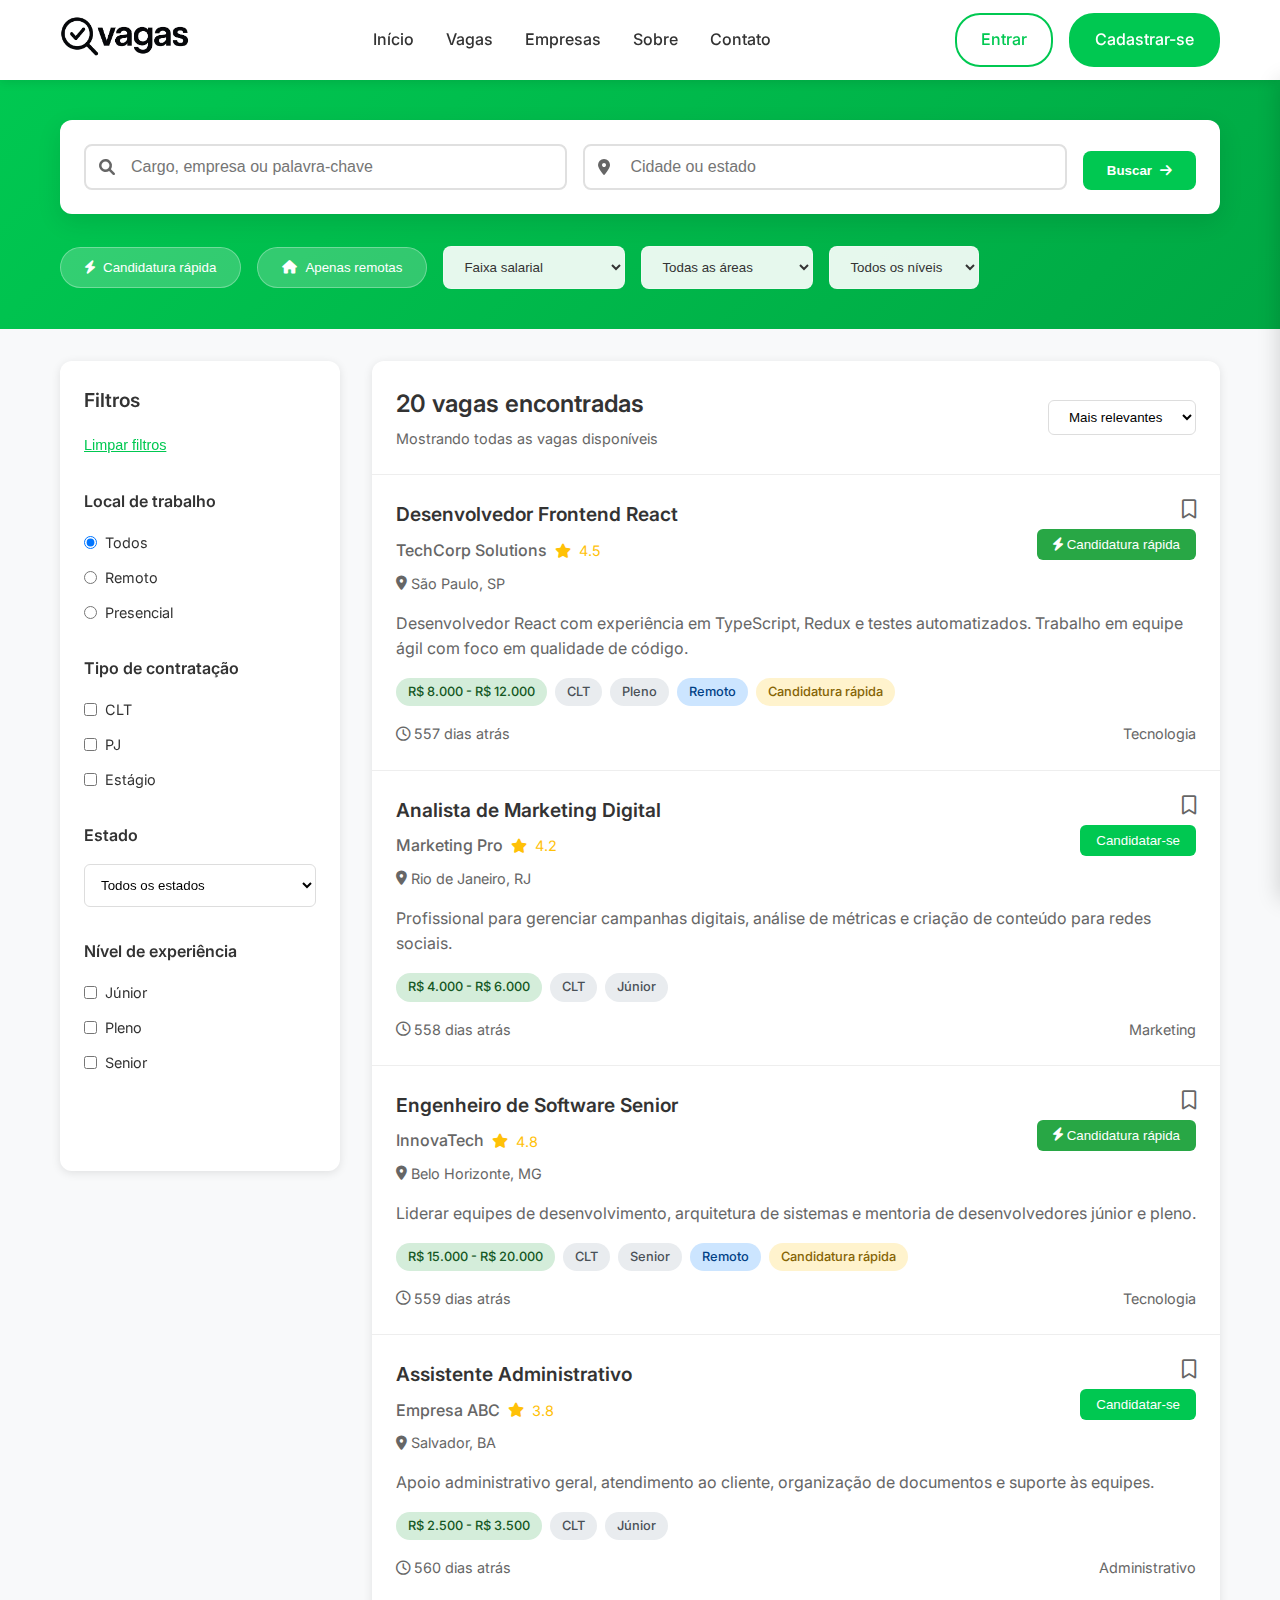
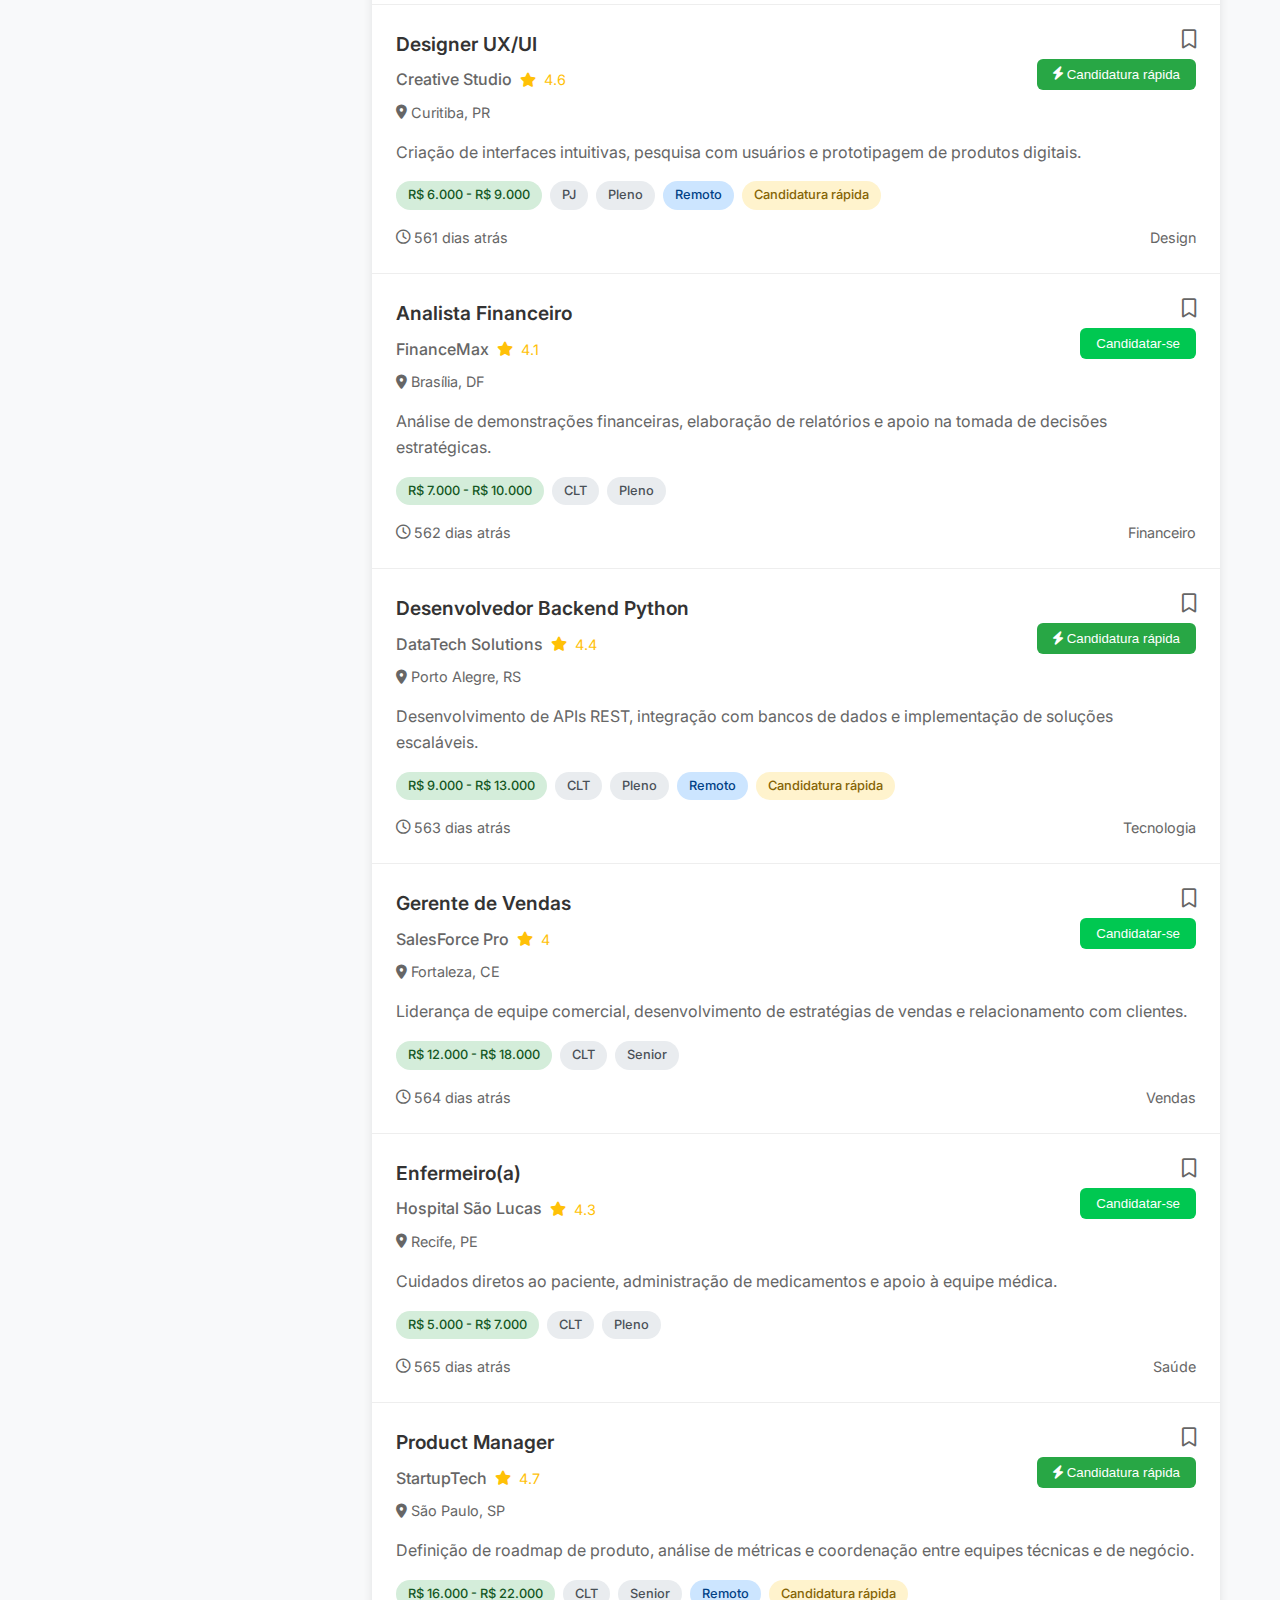
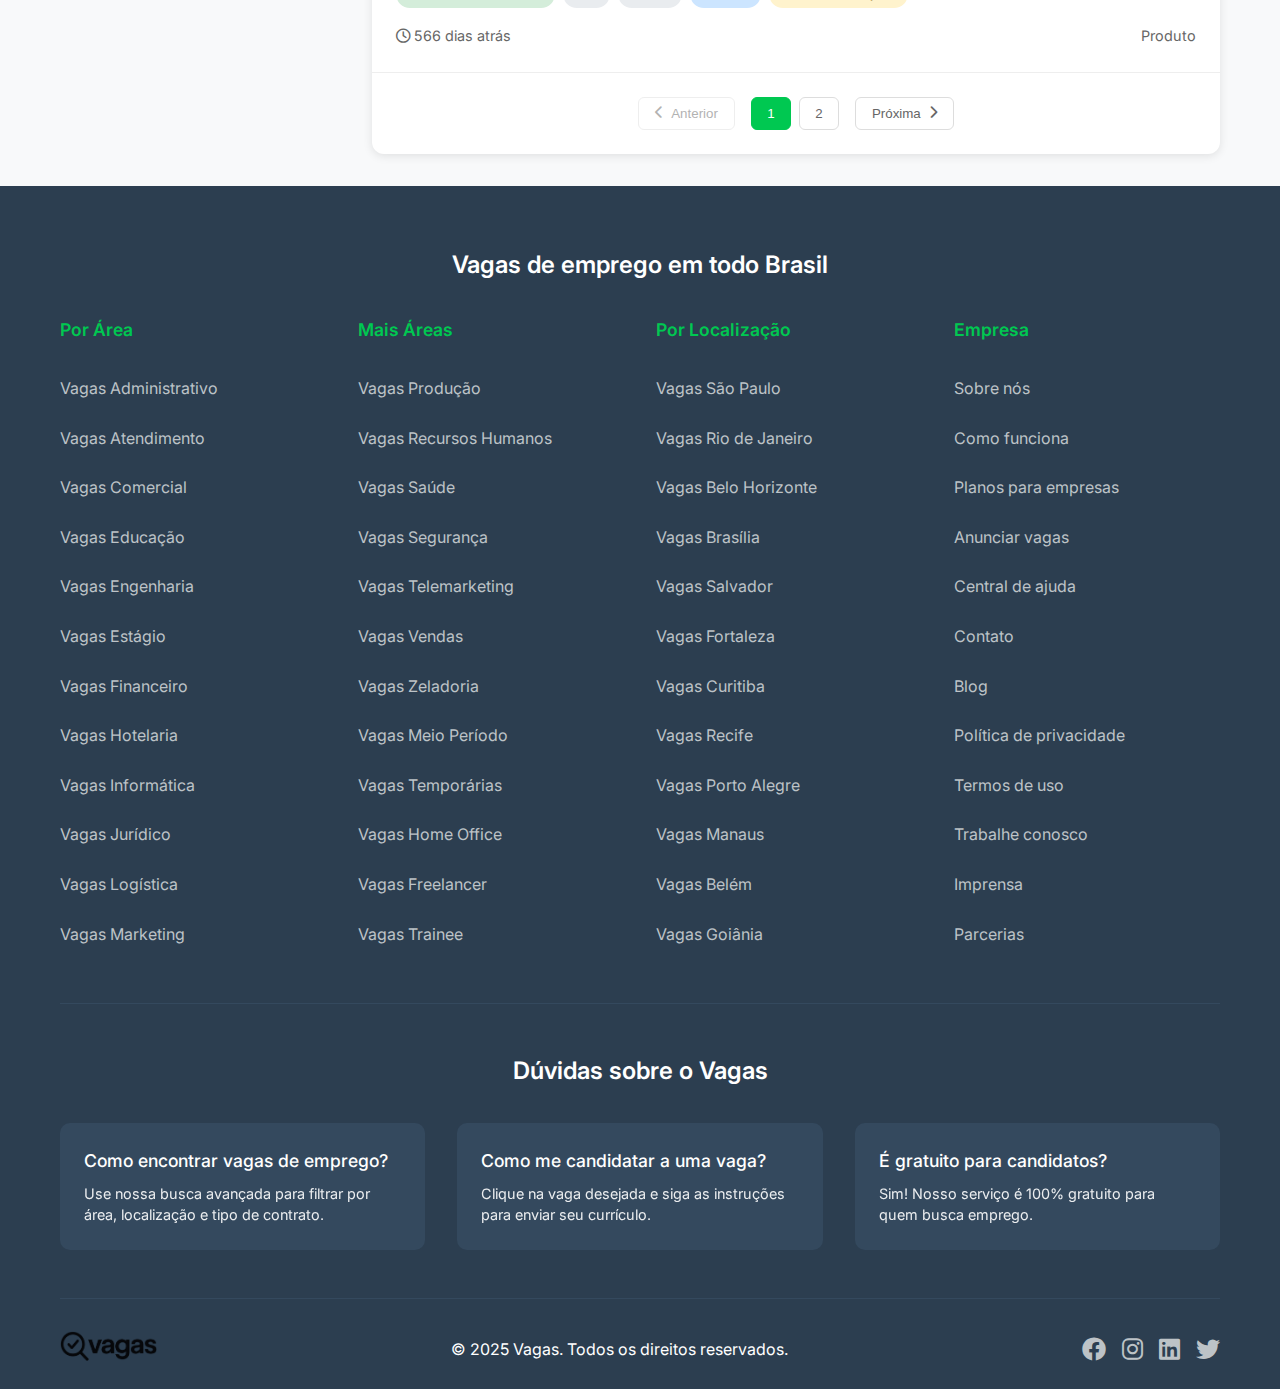
<file: vagas.html>
<!DOCTYPE html>
<html lang="pt-BR">

<head>
    <meta charset="UTF-8">
    <meta name="viewport" content="width=device-width, initial-scale=1.0">
    <meta name="author" content="Augusto Barros">
    <link rel="shortcut icon" type="image/x-icon" href="icon-nav.jpg">
    <link rel="icon" type="image/png" href="icon-nav.jpg">
    <title>Vagas de Emprego - Encontre sua oportunidade</title>

    <!-- Meta tags para SEO -->
    <meta name="description"
        content="Encontre as melhores vagas de emprego no Brasil. Filtros avançados por área, localização e tipo de contrato.">
    <meta name="keywords" content="vagas, emprego, trabalho, carreira, oportunidades, filtros">

    <!-- Fontes do Google -->
    <link href="https://fonts.googleapis.com/css2?family=Inter:wght@300;400;500;600;700&display=swap" rel="stylesheet">

    <!-- Font Awesome para ícones -->
    <link rel="stylesheet" href="https://cdnjs.cloudflare.com/ajax/libs/font-awesome/6.0.0/css/all.min.css">

    <!-- CSS principal -->
    <link rel="stylesheet" href="styles.css">
    <link rel="stylesheet" href="vagas-styles.css">
</head>

<body>
    <!-- Incluir header -->
    <div id="header-container"></div>

    <!-- Conteúdo principal da página de vagas -->
    <main class="jobs-page">
        <!-- Seção de busca e filtros -->
        <section class="search-section">
            <div class="container">
                <!-- Barra de busca principal -->
                <div class="main-search">
                    <div class="search-bar">
                        <div class="search-field">
                            <i class="fas fa-search"></i>
                            <input type="text" id="searchInput" placeholder="Cargo, empresa ou palavra-chave"
                                class="search-input">
                        </div>
                        <div class="search-field">
                            <i class="fas fa-map-marker-alt"></i>
                            <input type="text" id="locationInput" placeholder="Cidade ou estado" class="search-input">
                        </div>
                        <button id="searchBtn" class="btn btn-primary search-btn">
                            <span>Buscar</span>
                            <i class="fas fa-arrow-right"></i>
                        </button>
                    </div>
                </div>

                <!-- Filtros rápidos -->
                <div class="quick-filters">
                    <button class="filter-btn" data-filter="quickApply">
                        <i class="fas fa-bolt"></i>
                        Candidatura rápida
                    </button>
                    <button class="filter-btn" data-filter="remote">
                        <i class="fas fa-home"></i>
                        Apenas remotas
                    </button>
                    <select id="salaryFilter" class="filter-select">
                        <option value="all">Faixa salarial</option>
                        <option value="0-3000">Até R$ 3.000</option>
                        <option value="3000-6000">R$ 3.000 - R$ 6.000</option>
                        <option value="6000-10000">R$ 6.000 - R$ 10.000</option>
                        <option value="10000+">Acima de R$ 10.000</option>
                    </select>
                    <select id="categoryFilter" class="filter-select">
                        <option value="all">Todas as áreas</option>
                    </select>
                    <select id="levelFilter" class="filter-select">
                        <option value="all">Todos os níveis</option>
                    </select>
                </div>
            </div>
        </section>

        <!-- Seção de resultados -->
        <section class="results-section">
            <div class="container">
                <div class="results-layout">
                    <!-- Sidebar com filtros avançados -->
                    <aside class="filters-sidebar">
                        <div class="filter-group">
                            <h3>Filtros</h3>
                            <button id="clearFilters" class="clear-filters">Limpar filtros</button>
                        </div>

                        <div class="filter-group">
                            <h4>Local de trabalho</h4>
                            <div class="filter-options">
                                <label class="filter-option">
                                    <input type="radio" name="workLocation" value="all" checked>
                                    <span>Todos</span>
                                </label>
                                <label class="filter-option">
                                    <input type="radio" name="workLocation" value="remote">
                                    <span>Remoto</span>
                                </label>
                                <label class="filter-option">
                                    <input type="radio" name="workLocation" value="onsite">
                                    <span>Presencial</span>
                                </label>
                            </div>
                        </div>

                        <div class="filter-group">
                            <h4>Tipo de contratação</h4>
                            <div class="filter-options">
                                <label class="filter-option">
                                    <input type="checkbox" value="CLT">
                                    <span>CLT</span>
                                </label>
                                <label class="filter-option">
                                    <input type="checkbox" value="PJ">
                                    <span>PJ</span>
                                </label>
                                <label class="filter-option">
                                    <input type="checkbox" value="Estágio">
                                    <span>Estágio</span>
                                </label>
                            </div>
                        </div>

                        <div class="filter-group">
                            <h4>Estado</h4>
                            <select id="stateFilter" class="filter-select-full">
                                <option value="all">Todos os estados</option>
                            </select>
                        </div>

                        <div class="filter-group">
                            <h4>Nível de experiência</h4>
                            <div class="filter-options">
                                <label class="filter-option">
                                    <input type="checkbox" value="Júnior">
                                    <span>Júnior</span>
                                </label>
                                <label class="filter-option">
                                    <input type="checkbox" value="Pleno">
                                    <span>Pleno</span>
                                </label>
                                <label class="filter-option">
                                    <input type="checkbox" value="Senior">
                                    <span>Senior</span>
                                </label>
                            </div>
                        </div>
                    </aside>

                    <!-- Lista de vagas -->
                    <div class="jobs-content">
                        <!-- Header dos resultados -->
                        <div class="results-header">
                            <div class="results-info">
                                <h2 id="resultsCount">0 vagas encontradas</h2>
                                <p id="resultsDescription">Mostrando todas as vagas disponíveis</p>
                            </div>
                            <div class="sort-options">
                                <select id="sortSelect">
                                    <option value="relevance">Mais relevantes</option>
                                    <option value="date">Mais recentes</option>
                                    <option value="salary">Maior salário</option>
                                    <option value="company">Empresa A-Z</option>
                                </select>
                            </div>
                        </div>

                        <!-- Lista de vagas -->
                        <div id="jobsList" class="jobs-list">
                            <!-- Vagas serão inseridas aqui via JavaScript -->
                        </div>

                        <!-- Paginação -->
                        <div class="pagination">
                            <button id="prevPage" class="pagination-btn" disabled>
                                <i class="fas fa-chevron-left"></i>
                                Anterior
                            </button>
                            <div id="pageNumbers" class="page-numbers">
                                <!-- Números das páginas serão inseridos aqui -->
                            </div>
                            <button id="nextPage" class="pagination-btn">
                                Próxima
                                <i class="fas fa-chevron-right"></i>
                            </button>
                        </div>
                    </div>
                </div>
            </div>
        </section>
    </main>

    <!-- Painel de detalhes da vaga -->
    <div id="jobDetailsPanel" class="job-details-panel">
        <div class="job-details-header">
            <button id="closeDetailsPanel" class="close-details-btn">
                <i class="fas fa-times"></i>
            </button>
        </div>
        <div id="jobDetailsContent" class="job-details-content">
            <!-- Conteúdo dos detalhes da vaga será inserido aqui via JavaScript -->
        </div>
    </div>

    <!-- Incluir footer -->
    <div id="footer-container"></div>

    <!-- Botão voltar ao topo -->
    <button id="backToTop" class="back-to-top">
        <i class="fas fa-arrow-up"></i>
    </button>

    <!-- Scripts -->
    <script src="jobs-data.js"></script>
    <script src="script.js"></script>
    <script src="vagas-script.js"></script>
</body>

</html>
</file>
<file: vagas-styles.css>
/* Estilos otimizados para a página de vagas */

.jobs-page {
  padding-top: 0;
}

/* Seção de busca */
.search-section {
  background: linear-gradient(135deg, #00c851 0%, #00a844 100%);
  padding: 40px 0;
  color: white;
}

.main-search {
  margin-bottom: 2rem;
}

.search-bar {
  background: white;
  padding: 1.5rem;
  border-radius: 12px;
  box-shadow: 0 8px 25px rgba(0, 0, 0, 0.1);
  display: grid;
  grid-template-columns: 1fr 1fr auto;
  gap: 1rem;
  align-items: end;
}

.search-field {
  position: relative;
  display: flex;
  align-items: center;
}

.search-field i {
  position: absolute;
  left: 15px;
  color: #666;
  z-index: 1;
}

.search-input {
  width: 100%;
  padding: 12px 15px 12px 45px;
  border: 2px solid #e0e0e0;
  border-radius: 8px;
  font-size: 1rem;
  transition: all 0.3s ease;
}

.search-input:focus {
  outline: none;
  border-color: #00c851;
  box-shadow: 0 0 0 3px rgba(0, 200, 81, 0.1);
}

.search-btn {
  padding: 12px 24px;
  white-space: nowrap;
}

/* Filtros rápidos */
.quick-filters {
  display: flex;
  gap: 1rem;
  flex-wrap: wrap;
  align-items: center;
}

.filter-btn {
  background: rgba(255, 255, 255, 0.2);
  border: 1px solid rgba(255, 255, 255, 0.3);
  color: white;
  padding: 0.75rem 1.5rem;
  border-radius: 25px;
  cursor: pointer;
  transition: all 0.3s ease;
  display: flex;
  align-items: center;
  gap: 0.5rem;
  font-weight: 500;
}

.filter-btn:hover,
.filter-btn.active {
  background: rgba(255, 255, 255, 0.3);
  border-color: rgba(255, 255, 255, 0.5);
}

.filter-select {
  background: rgba(255, 255, 255, 0.9);
  border: 1px solid rgba(255, 255, 255, 0.3);
  color: #333;
  padding: 0.75rem 1rem;
  border-radius: 8px;
  cursor: pointer;
  min-width: 150px;
}

/* Seção de resultados */
.results-section {
  padding: 2rem 0;
  background: #f8f9fa;
  min-height: 70vh;
}

.results-layout {
  display: grid;
  grid-template-columns: 280px 1fr;
  gap: 2rem;
}

/* Sidebar de filtros */
.filters-sidebar {
  background: white;
  padding: 1.5rem;
  border-radius: 12px;
  box-shadow: 0 2px 10px rgba(0, 0, 0, 0.1);
  height: 90vh;
  overflow-y: auto;
  position: sticky;
  top: 100px;
}

.filter-group {
  margin-bottom: 2rem;
}

.filter-group h3 {
  font-size: 1.2rem;
  font-weight: 600;
  margin-bottom: 1rem;
  color: #333;
  display: flex;
  justify-content: space-between;
  align-items: center;
}

.filter-group h4 {
  font-size: 1rem;
  font-weight: 600;
  margin-bottom: 1rem;
  color: #333;
}

.clear-filters {
  background: none;
  border: none;
  color: #00c851;
  cursor: pointer;
  font-size: 0.9rem;
  text-decoration: underline;
}

.filter-options {
  display: flex;
  flex-direction: column;
  gap: 0.75rem;
}

.filter-option {
  display: flex;
  align-items: center;
  gap: 0.5rem;
  cursor: pointer;
  font-size: 0.9rem;
}

.filter-option input {
  margin: 0;
}

.filter-select-full {
  width: 100%;
  padding: 0.75rem;
  border: 1px solid #ddd;
  border-radius: 6px;
  background: white;
  cursor: pointer;
}

/* Conteúdo das vagas */
.jobs-content {
  background: white;
  border-radius: 12px;
  overflow: hidden;
  box-shadow: 0 2px 10px rgba(0, 0, 0, 0.1);
}

.results-header {
  padding: 1.5rem;
  border-bottom: 1px solid #eee;
  display: flex;
  justify-content: space-between;
  align-items: center;
}

.results-info h2 {
  font-size: 1.5rem;
  font-weight: 600;
  color: #333;
  margin-bottom: 0.25rem;
}

.results-info p {
  color: #666;
  font-size: 0.9rem;
}

.sort-options select {
  padding: 0.5rem 1rem;
  border: 1px solid #ddd;
  border-radius: 6px;
  background: white;
  cursor: pointer;
}

/* Lista de vagas */
.job-card {
  padding: 1.5rem;
  border-bottom: 1px solid #eee;
  transition: all 0.3s ease;
  cursor: pointer;
}

.job-card:hover {
  background: #f8f9fa;
}

.job-card.selected {
  background: #e8f5e8;
  border-left: 4px solid #00c851;
}

.job-card:last-child {
  border-bottom: none;
}

.job-header {
  display: flex;
  justify-content: space-between;
  align-items: flex-start;
  margin-bottom: 1rem;
}

.job-info {
  flex: 1;
}

.job-title {
  font-size: 1.2rem;
  font-weight: 600;
  color: #333;
  margin-bottom: 0.5rem;
}

.job-title:hover {
  color: #00c851;
}

.job-company {
  display: flex;
  align-items: center;
  gap: 0.5rem;
  margin-bottom: 0.5rem;
}

.company-name {
  font-weight: 500;
  color: #666;
}

.company-rating {
  display: flex;
  align-items: center;
  gap: 0.25rem;
  font-size: 0.9rem;
  color: #ffc107;
}

.job-location {
  color: #666;
  font-size: 0.9rem;
  display: flex;
  align-items: center;
  gap: 0.25rem;
}

.job-actions {
  display: flex;
  flex-direction: column;
  gap: 0.5rem;
  align-items: flex-end;
}

.save-job {
  background: none;
  border: none;
  color: #666;
  cursor: pointer;
  font-size: 1.2rem;
  transition: color 0.3s ease;
}

.save-job:hover,
.save-job.saved {
  color: #00c851;
}

.apply-btn {
  background: #00c851;
  color: white;
  border: none;
  padding: 0.5rem 1rem;
  border-radius: 6px;
  cursor: pointer;
  font-weight: 500;
  transition: all 0.3s ease;
}

.apply-btn:hover {
  background: #00a844;
  transform: translateY(-1px);
}

.apply-btn.quick-apply {
  background: #28a745;
  display: flex;
  align-items: center;
  gap: 0.25rem;
}

.job-details {
  margin-bottom: 1rem;
}

.job-description {
  color: #666;
  line-height: 1.6;
  margin-bottom: 1rem;
  display: -webkit-box;
  -webkit-line-clamp: 2;
  -webkit-box-orient: vertical;
  overflow: hidden;
}

.job-tags {
  display: flex;
  gap: 0.5rem;
  flex-wrap: wrap;
  margin-bottom: 1rem;
}

.job-tag {
  background: #e9ecef;
  color: #495057;
  padding: 0.25rem 0.75rem;
  border-radius: 15px;
  font-size: 0.8rem;
  font-weight: 500;
}

.job-tag.salary {
  background: #d4edda;
  color: #155724;
}

.job-tag.remote {
  background: #cce5ff;
  color: #004085;
}

.job-tag.quick-apply {
  background: #fff3cd;
  color: #856404;
}

.job-meta {
  display: flex;
  justify-content: space-between;
  align-items: center;
  font-size: 0.9rem;
  color: #666;
}

.job-date {
  display: flex;
  align-items: center;
  gap: 0.25rem;
}

/* Paginação */
.pagination {
  padding: 1.5rem;
  display: flex;
  justify-content: center;
  align-items: center;
  gap: 1rem;
  border-top: 1px solid #eee;
}

.pagination-btn {
  background: white;
  border: 1px solid #ddd;
  color: #666;
  padding: 0.5rem 1rem;
  border-radius: 6px;
  cursor: pointer;
  transition: all 0.3s ease;
  display: flex;
  align-items: center;
  gap: 0.5rem;
}

.pagination-btn:hover:not(:disabled) {
  background: #f8f9fa;
  border-color: #00c851;
  color: #00c851;
}

.pagination-btn:disabled {
  opacity: 0.5;
  cursor: not-allowed;
}

.page-numbers {
  display: flex;
  gap: 0.5rem;
}

.page-number {
  background: white;
  border: 1px solid #ddd;
  color: #666;
  padding: 0.5rem 0.75rem;
  border-radius: 6px;
  cursor: pointer;
  transition: all 0.3s ease;
  min-width: 40px;
  text-align: center;
}

.page-number:hover {
  background: #f8f9fa;
  border-color: #00c851;
  color: #00c851;
}

.page-number.active {
  background: #00c851;
  border-color: #00c851;
  color: white;
}

/* Estados vazios */
.no-results {
  text-align: center;
  padding: 3rem;
  color: #666;
}

.no-results i {
  font-size: 3rem;
  margin-bottom: 1rem;
  color: #ddd;
}

/* Painel de detalhes da vaga */
.job-details-panel {
  position: fixed;
  top: 80px;
  right: -600px;
  width: 600px;
  height: calc(100vh - 80px);
  background: white;
  box-shadow: -2px 0 20px rgba(0, 0, 0, 0.15);
  z-index: 1000;
  transition: right 0.4s cubic-bezier(0.25, 0.46, 0.45, 0.94);
  overflow-y: auto;
  border-left: 1px solid #e0e0e0;
}

.job-details-panel.active {
  right: 0;
}

.job-details-header {
  padding: 1rem 1.5rem;
  border-bottom: 1px solid #eee;
  display: flex;
  justify-content: flex-end;
  position: sticky;
  top: 0;
  background: white;
  z-index: 1001;
}

.close-details-btn {
  background: none;
  border: none;
  font-size: 1.5rem;
  color: #666;
  cursor: pointer;
  padding: 0.5rem;
  border-radius: 50%;
  transition: all 0.3s ease;
  width: 40px;
  height: 40px;
  display: flex;
  align-items: center;
  justify-content: center;
}

.close-details-btn:hover {
  background: #f8f9fa;
  color: #333;
}

.job-details-content {
  padding: 2rem;
}

.job-detail-header {
  margin-bottom: 2rem;
}

.job-detail-company {
  display: flex;
  align-items: center;
  gap: 1rem;
  margin-bottom: 1.5rem;
}

.company-logo {
  width: 60px;
  height: 60px;
  border-radius: 8px;
  background: linear-gradient(135deg, #00c851, #00a844);
  display: flex;
  align-items: center;
  justify-content: center;
  font-size: 1.5rem;
  color: white;
  font-weight: 600;
}

.company-info h3 {
  font-size: 1.2rem;
  font-weight: 600;
  color: #333;
  margin-bottom: 0.25rem;
}

.company-rating {
  display: flex;
  align-items: center;
  gap: 0.5rem;
  font-size: 0.9rem;
}

.rating-stars {
  color: #ffc107;
}

.rating-number {
  color: #666;
  font-weight: 500;
}

.job-detail-title {
  font-size: 1.8rem;
  font-weight: 700;
  color: #333;
  margin-bottom: 0.75rem;
  line-height: 1.3;
}

.job-detail-location {
  color: #666;
  font-size: 1rem;
  display: flex;
  align-items: center;
  gap: 0.5rem;
  margin-bottom: 2rem;
}

.job-detail-actions {
  display: flex;
  gap: 1rem;
  margin-bottom: 2rem;
}

.apply-btn-large {
  background: #00c851;
  color: white;
  border: none;
  padding: 1rem 2rem;
  border-radius: 8px;
  font-size: 1rem;
  font-weight: 600;
  cursor: pointer;
  transition: all 0.3s ease;
  display: flex;
  align-items: center;
  gap: 0.5rem;
  flex: 1;
  justify-content: center;
}

.apply-btn-large:hover {
  background: #00a844;
  transform: translateY(-2px);
  box-shadow: 0 5px 15px rgba(0, 200, 81, 0.3);
}

.apply-btn-large.quick-apply {
  background: #28a745;
}

.save-btn-large {
  background: white;
  color: #666;
  border: 2px solid #ddd;
  padding: 1rem;
  border-radius: 8px;
  cursor: pointer;
  transition: all 0.3s ease;
  display: flex;
  align-items: center;
  justify-content: center;
  min-width: 60px;
}

.save-btn-large:hover,
.save-btn-large.saved {
  border-color: #00c851;
  color: #00c851;
}

.job-detail-section {
  margin-bottom: 2rem;
}

.job-detail-section h4 {
  font-size: 1.2rem;
  font-weight: 600;
  color: #333;
  margin-bottom: 1rem;
}

.job-detail-description {
  color: #666;
  line-height: 1.7;
  margin-bottom: 1rem;
}

.job-detail-description.collapsed {
  display: -webkit-box;
  -webkit-line-clamp: 4;
  -webkit-box-orient: vertical;
  overflow: hidden;
}

.show-more-btn {
  background: none;
  border: none;
  color: #00c851;
  cursor: pointer;
  font-weight: 500;
  display: flex;
  align-items: center;
  gap: 0.5rem;
  margin-bottom: 1rem;
}

.show-more-btn:hover {
  text-decoration: underline;
}

.job-detail-tags {
  display: flex;
  gap: 0.75rem;
  flex-wrap: wrap;
  margin-bottom: 2rem;
}

.job-detail-tag {
  background: #e9ecef;
  color: #495057;
  padding: 0.5rem 1rem;
  border-radius: 20px;
  font-size: 0.9rem;
  font-weight: 500;
}

.job-detail-tag.salary {
  background: #d4edda;
  color: #155724;
}

.job-detail-tag.remote {
  background: #cce5ff;
  color: #004085;
}

.job-detail-tag.quick-apply {
  background: #fff3cd;
  color: #856404;
}

.requirements-list {
  display: flex;
  flex-wrap: wrap;
  gap: 0.5rem;
  margin-bottom: 1rem;
}

.requirement-item {
  background: #f8f9fa;
  color: #495057;
  padding: 0.5rem 1rem;
  border-radius: 15px;
  font-size: 0.9rem;
  border: 1px solid #e9ecef;
}

.benefits-list {
  display: flex;
  flex-direction: column;
  gap: 0.75rem;
}

.benefit-item {
  display: flex;
  align-items: center;
  gap: 0.75rem;
  color: #666;
  padding: 0.5rem 0;
}

.benefit-item i {
  color: #00c851;
  width: 16px;
  font-size: 0.9rem;
}

.company-overview {
  background: #f8f9fa;
  padding: 1.5rem;
  border-radius: 8px;
  margin-top: 2rem;
}

.company-overview h4 {
  color: #333;
  margin-bottom: 1rem;
}

.company-overview p {
  color: #666;
  line-height: 1.6;
}

/* Overlay para mobile */
.job-details-overlay {
  position: fixed;
  top: 0;
  left: 0;
  width: 100%;
  height: 100%;
  background: rgba(0, 0, 0, 0.5);
  z-index: 999;
  opacity: 0;
  visibility: hidden;
  transition: all 0.3s ease;
}

.job-details-overlay.active {
  opacity: 1;
  visibility: visible;
}

/* Responsividade */
@media (max-width: 768px) {
  .search-bar {
    grid-template-columns: 1fr;
    gap: 1rem;
  }

  .quick-filters {
    flex-direction: column;
    align-items: stretch;
  }

  .filter-btn,
  .filter-select {
    width: 100%;
    justify-content: center;
  }

  .results-layout {
    grid-template-columns: 1fr;
    gap: 1rem;
  }

  .filters-sidebar {
    position: static;
    order: 2;
  }

  .results-header {
    flex-direction: column;
    gap: 1rem;
    align-items: stretch;
  }

  .job-header {
    flex-direction: column;
    gap: 1rem;
  }

  .job-actions {
    flex-direction: row;
    justify-content: space-between;
    align-items: center;
  }

  .pagination {
    flex-wrap: wrap;
    gap: 0.5rem;
  }

  .page-numbers {
    order: -1;
    width: 100%;
    justify-content: center;
  }

  .job-details-panel {
    width: 100%;
    right: -100%;
    top: 0;
    height: 100vh;
  }

  .job-detail-actions {
    flex-direction: column;
  }

  .save-btn-large {
    min-width: auto;
    padding: 1rem 2rem;
  }
}

@media (max-width: 480px) {
  .search-section {
    padding: 20px 0;
  }

  .search-bar {
    padding: 1rem;
  }

  .job-card {
    padding: 1rem;
  }

  .job-details-content {
    padding: 1rem;
  }

  .job-detail-title {
    font-size: 1.5rem;
  }
}
</file>
<file: styles.css>
/* Reset e configurações básicas */
* {
    margin: 0;
    padding: 0;
    box-sizing: border-box;
}

body {
    font-family: 'Inter', sans-serif;
    line-height: 1.6;
    color: #333;
    overflow-x: hidden;
    /* Adicionar padding-top para compensar o header fixo */
    padding-top: 80px;
}

.container {
    max-width: 1200px;
    margin: 0 auto;
    padding: 0 20px;
}

/* Animações globais */
@keyframes fadeInUp {
    from {
        opacity: 0;
        transform: translateY(30px);
    }
    to {
        opacity: 1;
        transform: translateY(0);
    }
}

@keyframes slideInLeft {
    from {
        opacity: 0;
        transform: translateX(-30px);
    }
    to {
        opacity: 1;
        transform: translateX(0);
    }
}

@keyframes slideInRight {
    from {
        opacity: 0;
        transform: translateX(30px);
    }
    to {
        opacity: 1;
        transform: translateX(0);
    }
}

@keyframes pulse {
    0%, 100% {
        transform: scale(1);
    }
    50% {
        transform: scale(1.05);
    }
}

@keyframes float {
    0%, 100% {
        transform: translateY(0px);
    }
    50% {
        transform: translateY(-10px);
    }
}

/* Classes de animação */
.animate-fade-in-up {
    opacity: 0;
    transform: translateY(30px);
    transition: all 0.8s ease;
}

.animate-slide-in-left {
    opacity: 0;
    transform: translateX(-30px);
    transition: all 0.8s ease;
}

.animate-slide-in-right {
    opacity: 0;
    transform: translateX(30px);
    transition: all 0.8s ease;
}

.animated {
    opacity: 1 !important;
    transform: translate(0) !important;
}

.floating-image {
    animation: float 4s ease-in-out infinite;
}

/* Cabeçalho e navegação */
.header {
    background: #fff;
    box-shadow: 0 2px 10px rgba(0,0,0,0.1);
    position: fixed;
    width: 100%;
    top: 0;
    z-index: 1000;
    transition: all 0.3s ease;
    /* Definir altura específica do header */
    height: 80px;
}

.header.scrolled {
    background: rgba(255, 255, 255, 0.95);
    backdrop-filter: blur(10px);
}

.navbar {
    padding: 1rem 0;
    height: 100%;
}

.navbar .container {
    display: flex;
    justify-content: space-between;
    align-items: center;
    height: 100%;
}

.navbar-brand {
    display: flex;
    align-items: center;
}

.navbar-brand .logo {
    height: 40px;
    width: auto;
}

.navbar-nav {
    display: flex;
    list-style: none;
    gap: 2rem;
    margin: 0;
    padding: 0;
}

.nav-link {
    text-decoration: none;
    color: #333;
    font-weight: 500;
    transition: color 0.3s ease;
    position: relative;
}

.nav-link:hover {
    color: #00C851;
}

.nav-link::after {
    content: '';
    position: absolute;
    width: 0;
    height: 2px;
    bottom: -5px;
    left: 0;
    background-color: #00C851;
    transition: width 0.3s ease;
}

.nav-link:hover::after {
    width: 100%;
}

.navbar-actions {
    display: flex;
    gap: 1rem;
}

/* Botões globais */
.btn {
    display: inline-flex;
    align-items: center;
    gap: 0.5rem;
    padding: 0.75rem 1.5rem;
    border-radius: 25px;
    text-decoration: none;
    font-weight: 500;
    transition: all 0.3s ease;
    cursor: pointer;
    border: 2px solid transparent;
    position: relative;
    overflow: hidden;
}

.btn-primary {
    background: #00C851;
    color: white;
    border-color: #00C851;
}

.btn-primary:hover {
    background: #00A844;
    border-color: #00A844;
    transform: translateY(-2px);
    box-shadow: 0 5px 15px rgba(0, 200, 81, 0.3);
}

.btn-outline {
    background: transparent;
    color: #00C851;
    border-color: #00C851;
}

.btn-outline:hover {
    background: #00C851;
    color: white;
    transform: translateY(-2px);
}

/* Menu mobile */
.mobile-menu-toggle {
    display: none;
    flex-direction: column;
    background: none;
    border: none;
    cursor: pointer;
    padding: 0.5rem;
}

.mobile-menu-toggle span {
    width: 25px;
    height: 3px;
    background: #333;
    margin: 3px 0;
    transition: 0.3s;
    border-radius: 2px;
}

.mobile-menu-toggle.active span:nth-child(1) {
    transform: rotate(-45deg) translate(-5px, 6px);
}

.mobile-menu-toggle.active span:nth-child(2) {
    opacity: 0;
}

.mobile-menu-toggle.active span:nth-child(3) {
    transform: rotate(45deg) translate(-5px, -6px);
}

.mobile-menu {
    position: fixed;
    top: 80px; /* Posicionar abaixo do header */
    left: 0;
    width: 100%;
    height: calc(100vh - 80px); /* Altura total menos a altura do header */
    background: white;
    transform: translateX(-100%);
    transition: transform 0.3s ease;
    z-index: 999;
}

.mobile-menu.active {
    transform: translateX(0);
}

.mobile-menu-content {
    padding: 2rem;
    display: flex;
    flex-direction: column;
    gap: 1.5rem;
}

.mobile-nav-link {
    text-decoration: none;
    color: #333;
    font-size: 1.2rem;
    font-weight: 500;
    padding: 1rem 0;
    border-bottom: 1px solid #eee;
}

.mobile-menu-actions {
    display: flex;
    flex-direction: column;
    gap: 1rem;
    margin-top: 2rem;
}

/* Seção Hero */
.hero {
    background: linear-gradient(135deg, #00C851 0%, #00A844 100%);
    padding: 60px 0 80px; /* Reduzir padding-top já que o body tem padding-top */
    color: white;
    position: relative;
    overflow: hidden;
    margin-top: 0;
}

.hero::before {
    content: '';
    position: absolute;
    top: 0;
    right: 0;
    width: 50%;
    height: 100%;
    background: url('/placeholder.svg?height=600&width=600') no-repeat center;
    background-size: contain;
    opacity: 0.1;
    animation: float 6s ease-in-out infinite;
}

.hero-content {
    display: grid;
    grid-template-columns: 2fr 1fr;
    gap: 3rem;
    align-items: center;
}

.hero-subtitle {
    font-size: 0.9rem;
    font-weight: 600;
    letter-spacing: 2px;
    margin-bottom: 1rem;
    opacity: 0.9;
}

.hero-title {
    font-size: 3.5rem;
    font-weight: 700;
    line-height: 1.2;
    margin-bottom: 2rem;
}

/* Formulário de busca */
.search-form {
    background: white;
    padding: 2rem;
    border-radius: 15px;
    box-shadow: 0 10px 30px rgba(0,0,0,0.1);
}

.search-inputs {
    display: grid;
    grid-template-columns: 1fr 1fr auto;
    gap: 1rem;
    align-items: end;
}

.search-field {
    position: relative;
    display: flex;
    align-items: center;
}

.search-field i {
    position: absolute;
    left: 15px;
    color: #666;
    z-index: 1;
}

.search-input {
    width: 100%;
    padding: 15px 15px 15px 45px;
    border: 2px solid #e0e0e0;
    border-radius: 8px;
    font-size: 1rem;
    transition: all 0.3s ease;
    background: white;
}

.search-input:focus {
    outline: none;
    border-color: #00C851;
    box-shadow: 0 0 0 3px rgba(0, 200, 81, 0.1);
}

.search-btn {
    background: #00C851;
    color: white;
    border: none;
    padding: 15px 30px;
    border-radius: 8px;
    font-weight: 600;
    cursor: pointer;
    transition: all 0.3s ease;
    white-space: nowrap;
    display: flex;
    align-items: center;
    gap: 0.5rem;
}

.search-btn:hover {
    background: #00A844;
    transform: translateY(-2px);
    box-shadow: 0 5px 15px rgba(0, 200, 81, 0.3);
}

.hero-image {
    text-align: center;
}

.hero-image img {
    max-width: 100%;
    height: auto;
    border-radius: 20px;
}

/* Seções gerais */
.section-title {
    text-align: center;
    font-size: 2.5rem;
    font-weight: 700;
    margin-bottom: 3rem;
    color: #333;
}

/* Seção de Oportunidades */
.opportunities {
    padding: 80px 0;
    background: #f8f9fa;
}

.opportunities-grid {
    display: grid;
    grid-template-columns: repeat(auto-fit, minmax(300px, 1fr));
    gap: 2rem;
}

.opportunity-card {
    padding: 2.5rem;
    border-radius: 15px;
    color: white;
    position: relative;
    overflow: hidden;
    cursor: pointer;
    transition: all 0.3s ease;
}

.opportunity-card:hover {
    transform: translateY(-10px);
    box-shadow: 0 20px 40px rgba(0,0,0,0.1);
}

.card-green {
    background: linear-gradient(135deg, #00C851 0%, #00A844 100%);
}

.card-purple {
    background: linear-gradient(135deg, #8e44ad 0%, #9b59b6 100%);
}

.opportunity-card h3 {
    font-size: 1.5rem;
    font-weight: 600;
    margin-bottom: 1rem;
}

.opportunity-card p {
    font-size: 1rem;
    opacity: 0.9;
    line-height: 1.6;
    margin-bottom: 1.5rem;
}

.card-icon {
    position: absolute;
    top: 20px;
    right: 20px;
    font-size: 2rem;
    opacity: 0.3;
}

.card-link {
    color: white;
    text-decoration: none;
    font-weight: 500;
    border-bottom: 1px solid rgba(255,255,255,0.3);
    transition: all 0.3s ease;
}

.card-link:hover {
    border-bottom-color: white;
}

/* Seção Sobre a Plataforma */
.about-platform {
    padding: 80px 0;
    background: white;
}

.about-content {
    display: grid;
    grid-template-columns: 1fr 1fr;
    gap: 4rem;
    align-items: center;
}

.about-text h2 {
    font-size: 2.5rem;
    font-weight: 700;
    line-height: 1.3;
    margin-bottom: 3rem;
    color: #333;
}

.features-list {
    display: flex;
    flex-direction: column;
    gap: 2rem;
}

.feature-item {
    display: flex;
    gap: 1.5rem;
    align-items: flex-start;
    transition: all 0.3s ease;
}

.feature-item:hover {
    transform: translateX(10px);
}

.feature-icon {
    background: #00C851;
    color: white;
    width: 60px;
    height: 60px;
    border-radius: 50%;
    display: flex;
    align-items: center;
    justify-content: center;
    font-size: 1.5rem;
    flex-shrink: 0;
    transition: all 0.3s ease;
}

.feature-item:hover .feature-icon {
    animation: pulse 0.6s ease;
}

.feature-content h4 {
    font-size: 1.2rem;
    font-weight: 600;
    margin-bottom: 0.5rem;
    color: #333;
}

.feature-content p {
    color: #666;
    line-height: 1.6;
}

.about-image {
    text-align: center;
}

.about-image img {
    max-width: 100%;
    height: auto;
    border-radius: 20px;
}

/* Seção de Empresas */
.companies {
    padding: 80px 0;
    background: #f8f9fa;
    text-align: center;
}

.companies-grid {
    display: grid;
    grid-template-columns: repeat(auto-fit, minmax(150px, 1fr));
    gap: 2rem;
    margin-bottom: 3rem;
}

.company-logo {
    display: flex;
    align-items: center;
    justify-content: center;
    padding: 1.5rem;
    background: white;
    border-radius: 10px;
    box-shadow: 0 2px 10px rgba(0,0,0,0.1);
    transition: all 0.3s ease;
}

.company-logo:hover {
    transform: translateY(-5px);
    box-shadow: 0 5px 20px rgba(0,0,0,0.15);
}

.company-logo img {
    max-width: 100%;
    height: auto;
    opacity: 0.7;
    transition: opacity 0.3s ease;
}

.company-logo:hover img {
    opacity: 1;
}

.companies-cta {
    margin-top: 2rem;
}

/* Seção de Desenvolvimento Profissional */
.professional-development {
    padding: 80px 0;
    background: white;
}

.tips-grid {
    display: grid;
    grid-template-columns: repeat(auto-fit, minmax(280px, 1fr));
    gap: 2rem;
}

.tip-card {
    background: white;
    border-radius: 15px;
    overflow: hidden;
    box-shadow: 0 5px 20px rgba(0,0,0,0.1);
    transition: all 0.3s ease;
}

.tip-card:hover {
    transform: translateY(-10px);
    box-shadow: 0 15px 40px rgba(0,0,0,0.15);
}

.tip-image {
    overflow: hidden;
}

.tip-image img {
    width: 100%;
    height: 200px;
    object-fit: cover;
    transition: all 0.3s ease;
}

.tip-card:hover .tip-image img {
    transform: scale(1.05);
}

.tip-content {
    padding: 1.5rem;
}

.tip-content h3 {
    font-size: 1.2rem;
    font-weight: 600;
    margin-bottom: 1rem;
    color: #333;
    line-height: 1.4;
}

.tip-content p {
    color: #666;
    line-height: 1.6;
    margin-bottom: 1rem;
}

.tip-link {
    color: #00C851;
    text-decoration: none;
    font-weight: 500;
    transition: color 0.3s ease;
}

.tip-link:hover {
    color: #00A844;
}

/* Seção de Depoimentos */
.testimonials {
    padding: 80px 0;
    background: #f8f9fa;
}

.testimonials-grid {
    display: grid;
    grid-template-columns: repeat(auto-fit, minmax(300px, 1fr));
    gap: 2rem;
}

.testimonial-card {
    background: white;
    padding: 2rem;
    border-radius: 15px;
    box-shadow: 0 5px 20px rgba(0,0,0,0.1);
    transition: all 0.3s ease;
}

.testimonial-card:hover {
    transform: translateY(-5px);
    box-shadow: 0 10px 30px rgba(0,0,0,0.15);
}

.testimonial-content {
    margin-bottom: 1.5rem;
}

.testimonial-content p {
    font-size: 1.1rem;
    line-height: 1.6;
    color: #333;
    font-style: italic;
}

.testimonial-author {
    display: flex;
    align-items: center;
    gap: 1rem;
}

.testimonial-author img {
    width: 50px;
    height: 50px;
    border-radius: 50%;
    object-fit: cover;
}

.author-info h4 {
    font-size: 1rem;
    font-weight: 600;
    color: #333;
    margin-bottom: 0.25rem;
}

.author-info span {
    font-size: 0.9rem;
    color: #666;
}

/* Seção de Download do App */
.app-download {
    padding: 80px 0;
    background: linear-gradient(135deg, #667eea 0%, #764ba2 100%);
    color: white;
}

.app-content {
    display: grid;
    grid-template-columns: 1fr 1fr;
    gap: 4rem;
    align-items: center;
}

.app-text h2 {
    font-size: 2.5rem;
    font-weight: 700;
    margin-bottom: 1rem;
}

.app-text p {
    font-size: 1.2rem;
    margin-bottom: 2rem;
    opacity: 0.9;
}

.app-buttons {
    display: flex;
    gap: 1rem;
}

.app-button {
    transition: all 0.3s ease;
}

.app-button:hover {
    transform: translateY(-5px);
}

.app-button img {
    height: 60px;
    width: auto;
}

.app-image {
    text-align: center;
}

.app-image img {
    max-width: 100%;
    height: auto;
}

/* Footer */
.footer {
    background: #2c3e50;
    color: white;
    padding: 60px 0 20px;
}

.footer-content {
    margin-bottom: 3rem;
}

.footer-section h3 {
    font-size: 1.5rem;
    font-weight: 600;
    margin-bottom: 2rem;
    text-align: center;
}

.footer-links {
    display: grid;
    grid-template-columns: repeat(auto-fit, minmax(250px, 1fr));
    gap: 2rem;
}

.footer-column h4 {
    font-size: 1.1rem;
    font-weight: 600;
    margin-bottom: 1rem;
    color: #00C851;
}

.footer-column {
    display: flex;
    flex-direction: column;
    gap: 0.5rem;
}

.footer-column a {
    color: #bdc3c7;
    text-decoration: none;
    padding: 0.5rem 0;
    transition: all 0.3s ease;
}

.footer-column a:hover {
    color: #00C851;
    transform: translateX(5px);
}

/* FAQ do Footer */
.footer-faq {
    margin-top: 3rem;
    padding-top: 3rem;
    border-top: 1px solid #34495e;
}

.footer-faq h3 {
    font-size: 1.5rem;
    font-weight: 600;
    margin-bottom: 2rem;
    text-align: center;
}

.faq-grid {
    display: grid;
    grid-template-columns: repeat(auto-fit, minmax(300px, 1fr));
    gap: 2rem;
}

.faq-item {
    background: #34495e;
    padding: 1.5rem;
    border-radius: 10px;
    transition: all 0.3s ease;
}

.faq-item:hover {
    background: #3c5a78;
    transform: translateY(-2px);
}

.faq-item h4 {
    font-size: 1.1rem;
    font-weight: 500;
    margin-bottom: 0.5rem;
}

.faq-item p {
    font-size: 0.9rem;
    opacity: 0.9;
    line-height: 1.5;
}

/* Footer Bottom */
.footer-bottom {
    margin-top: 3rem;
    padding-top: 2rem;
    border-top: 1px solid #34495e;
}

.footer-bottom-content {
    display: flex;
    justify-content: space-between;
    align-items: center;
    flex-wrap: wrap;
    gap: 1rem;
}

.footer-logo img {
    height: 30px;
    width: auto;
}

.footer-social {
    display: flex;
    gap: 1rem;
}

.social-link {
    color: #bdc3c7;
    font-size: 1.5rem;
    transition: all 0.3s ease;
}

.social-link:hover {
    color: #00C851;
    transform: translateY(-3px);
}

/* Botão voltar ao topo */
.back-to-top {
    position: fixed;
    bottom: 20px;
    right: 20px;
    background: #c83900;
    color: white;
    border: none;
    border-radius: 50%;
    width: 70px;
    height: 70px;
    cursor: pointer;
    opacity: 0;
    visibility: hidden;
    transition: all 0.3s ease;
    z-index: 1000;
    display: flex;
    align-items: center;
    justify-content: center;
}

.back-to-top.visible {
    opacity: 1;
    visibility: visible;
}

.back-to-top:hover {
    background: #00A844;
    transform: translateY(-2px);
}

/* Efeito Ripple */
.ripple {
    position: absolute;
    border-radius: 50%;
    background: rgba(255, 255, 255, 0.3);
    transform: scale(0);
    animation: ripple-animation 0.6s linear;
    pointer-events: none;
}

@keyframes ripple-animation {
    to {
        transform: scale(4);
        opacity: 0;
    }
}

/* Responsividade */
@media (max-width: 768px) {
    body {
        padding-top: 70px; /* Reduzir padding no mobile */
    }
    
    .header {
        height: 70px; /* Altura menor no mobile */
    }
    
    .mobile-menu {
        top: 70px;
        height: calc(100vh - 70px);
    }
    
    .mobile-menu-toggle {
        display: flex;
    }
    
    .navbar-nav {
        display: none;
    }
    
    .navbar-actions {
        display: none;
    }
    
    .hero {
        padding: 40px 0 60px; /* Reduzir ainda mais o padding no mobile */
    }
    
    .hero-content {
        grid-template-columns: 1fr;
        text-align: center;
    }
    
    .hero-title {
        font-size: 2.5rem;
    }
    
    .search-inputs {
        grid-template-columns: 1fr;
        gap: 1rem;
    }
    
    .about-content,
    .app-content {
        grid-template-columns: 1fr;
        gap: 2rem;
    }
    
    .footer-bottom-content {
        flex-direction: column;
        text-align: center;
    }
    
    .footer-links {
        grid-template-columns: 1fr;
    }
    
    .companies-grid {
        grid-template-columns: repeat(2, 1fr);
    }
    
    .app-buttons {
        flex-direction: column;
        align-items: center;
    }
}

@media (max-width: 480px) {
    body {
        padding-top: 60px; /* Ainda menor em telas muito pequenas */
    }
    
    .header {
        height: 60px;
    }
    
    .mobile-menu {
        top: 60px;
        height: calc(100vh - 60px);
    }
    
    .container {
        padding: 0 15px;
    }
    
    .hero {
        padding: 30px 0 50px;
    }
    
    .hero-title {
        font-size: 2rem;
    }
    
    .section-title {
        font-size: 2rem;
    }
    
    .search-form {
        padding: 1.5rem;
    }
    
    .opportunity-card {
        padding: 2rem;
    }
    
    .about-text h2,
    .app-text h2 {
        font-size: 2rem;
    }
    
    .companies-grid {
        grid-template-columns: 1fr;
    }
}

/* Animações de scroll com delay */
@media (prefers-reduced-motion: no-preference) {
    .opportunity-card:nth-child(1) {
        animation-delay: 0.1s;
    }
    
    .opportunity-card:nth-child(2) {
        animation-delay: 0.2s;
    }
    
    .tip-card:nth-child(1) {
        animation-delay: 0.1s;
    }
    
    .tip-card:nth-child(2) {
        animation-delay: 0.2s;
    }
    
    .tip-card:nth-child(3) {
        animation-delay: 0.3s;
    }
    
    .tip-card:nth-child(4) {
        animation-delay: 0.4s;
    }
    
    .feature-item:nth-child(1) {
        animation-delay: 0.1s;
    }
    
    .feature-item:nth-child(2) {
        animation-delay: 0.2s;
    }
    
    .feature-item:nth-child(3) {
        animation-delay: 0.3s;
    }
    
    .feature-item:nth-child(4) {
        animation-delay: 0.4s;
    }
}
</file>
